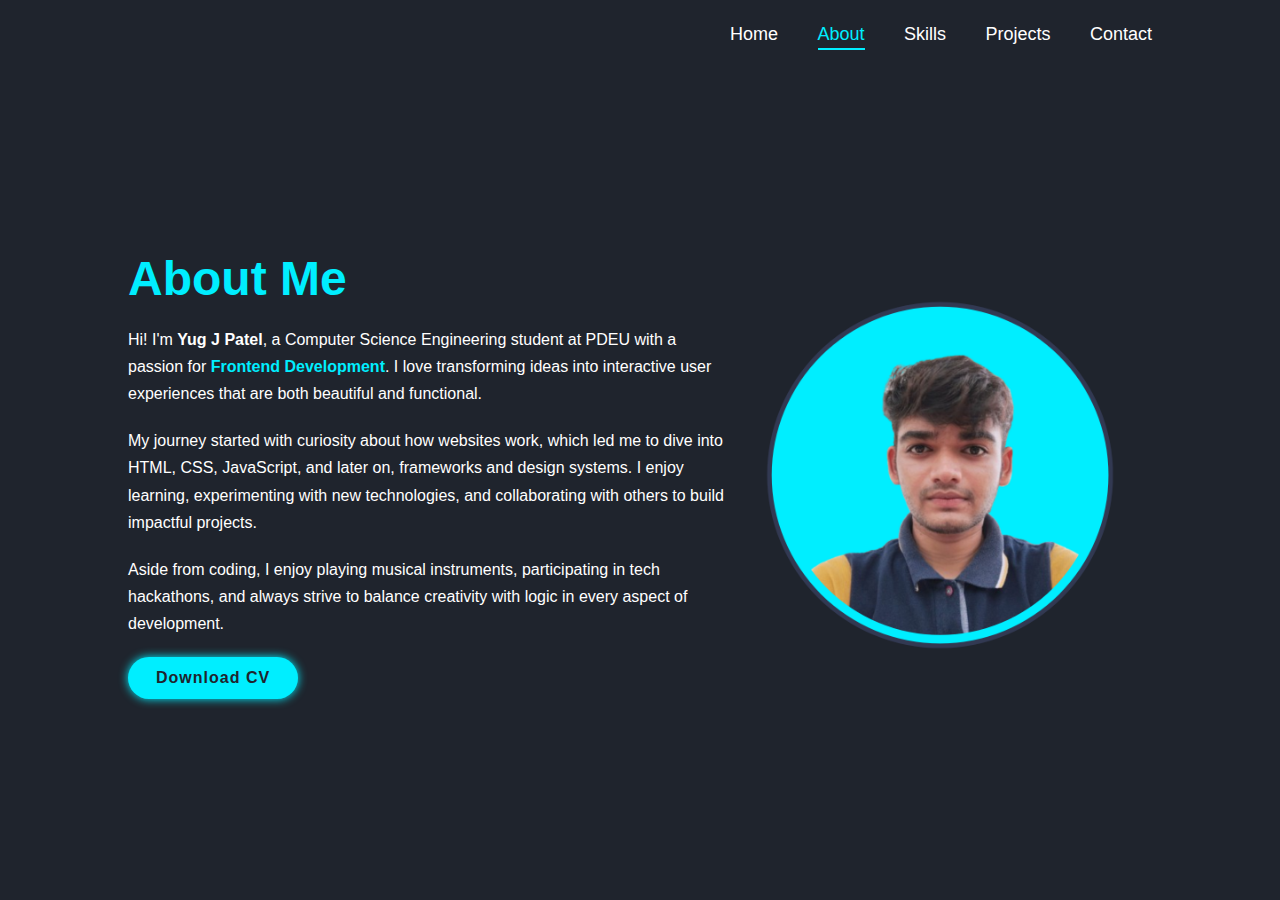
<file: about.html>
<!DOCTYPE html>
<html lang="en">
<head>
    <meta charset="UTF-8">
    <meta name="viewport" content="width=device-width, initial-scale=1.0">
    <title>About | Yug J Patel</title>
    <link rel="stylesheet" href="https://cdnjs.cloudflare.com/ajax/libs/font-awesome/6.7.2/css/all.min.css">
    <link rel="stylesheet" href="style.css">
</head>
<body>
    <header class="header">
        <a href="index.html" class="logo">Portfolio</a>
        <nav class="navbar">
            <a href="index.html" style="--i:1; ">Home</a>
            <a href="about.html" style="--i:2; " class="active">About</a>
            <a href="skills.html" style="--i:3; ">Skills</a>
            <a href="projects.html" style="--i:4; ">Projects</a>
            <a href="contact.html" style="--i:5; ">Contact</a>
        </nav>
    </header>

    <section class="about">
        <div class="about-content">
            <h1>About Me</h1>
            <p>Hi! I'm <strong>Yug J Patel</strong>, a Computer Science Engineering student at PDEU with a passion for <span class="highlight">Frontend Development</span>. I love transforming ideas into interactive user experiences that are both beautiful and functional.</p>
            <p>My journey started with curiosity about how websites work, which led me to dive into HTML, CSS, JavaScript, and later on, frameworks and design systems. I enjoy learning, experimenting with new technologies, and collaborating with others to build impactful projects.</p>
            <p>Aside from coding, I enjoy playing musical instruments, participating in tech hackathons, and always strive to balance creativity with logic in every aspect of development.</p>

            <a href="Resume.docx" class="btn">Download CV</a>
        </div>
        <div class="about-img">
            <img src="Yug_Pic.png" alt="Yug J Patel">
        </div>
    </section>

    <script src="script.js"></script>
</body>
</html>
</file>
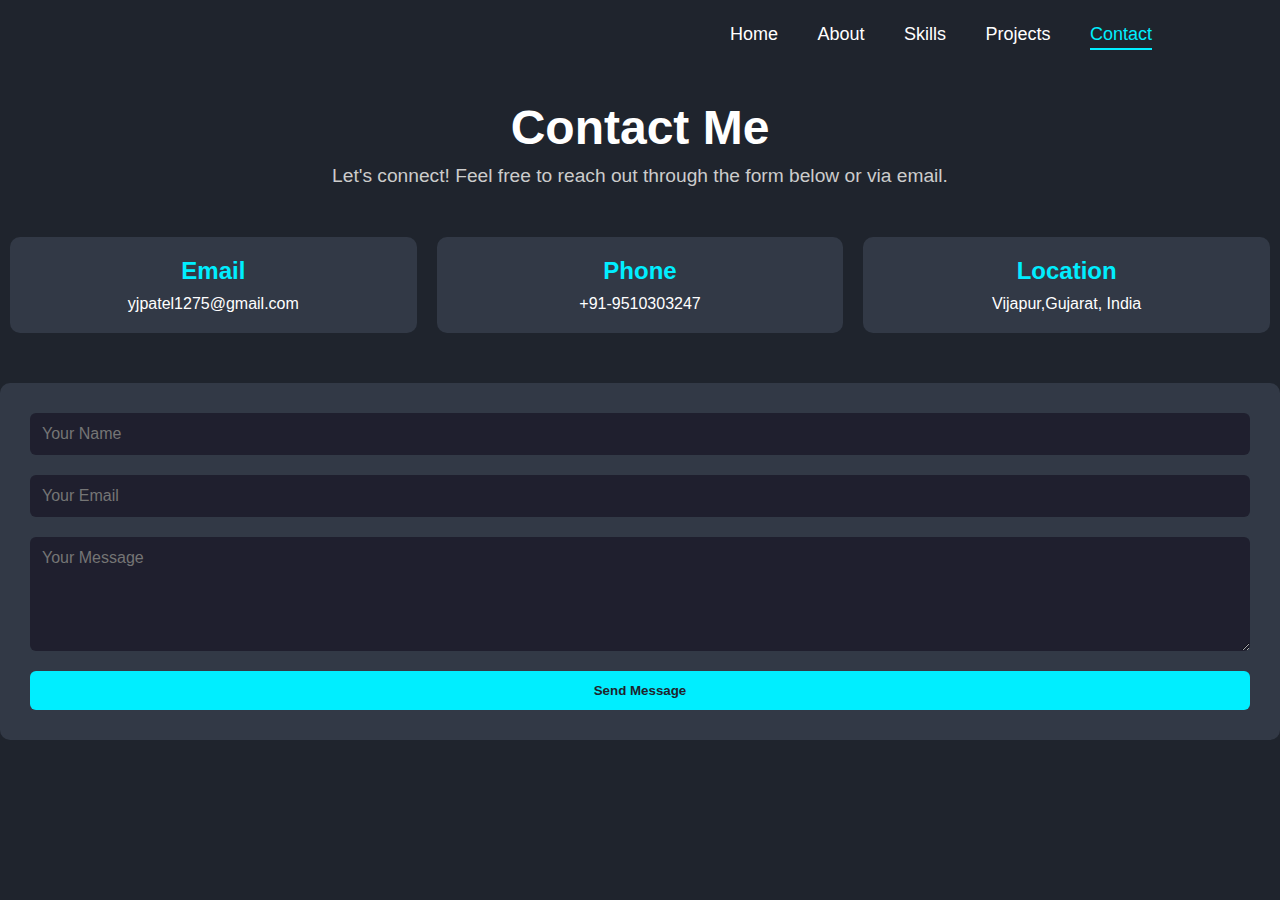
<file: contact.html>
<!DOCTYPE html>
<html lang="en">
<head>
    <meta charset="UTF-8">
    <meta name="viewport" content="width=device-width, initial-scale=1.0">
    <title>Contact Me</title>
    <link rel="stylesheet" href="style.css">
</head>
<body>
    <header class="header">
        <a href="index.html" class="logo">Portfolio</a>
        <nav class="navbar">
            <a href="index.html" style="--i:1;">Home</a>
            <a href="about.html" style="--i:2;">About</a>
            <a href="skills.html" style="--i:3;">Skills</a>
            <a href="projects.html" style="--i:4;">Projects</a>
            <a href="contact.html" style="--i:5;" class="active">Contact</a>
        </nav>
    </header>

    <!-- Main Title -->
    <section class="contact-header">
        <h1>Contact Me</h1>
        <p>Let's connect! Feel free to reach out through the form below or via email.</p>
    </section>

    <!-- Contact Info -->
    <section class="contact-info">
        <div class="info-box">
            <h2>Email</h2>
            <p>yjpatel1275@gmail.com</p>
        </div>
        <div class="info-box">
            <h2>Phone</h2>
            <p>+91-9510303247</p>
        </div>
        <div class="info-box">
            <h2>Location</h2>
            <p>Vijapur,Gujarat, India</p>
        </div>
    </section>

    <!-- Contact Form -->
    <section class="contact-form">
        <form action="#" method="POST">
            <input type="text" placeholder="Your Name" required>
            <input type="email" placeholder="Your Email" required>
            <textarea rows="5" placeholder="Your Message" required></textarea>
            <button type="submit">Send Message</button>
        </form>
    </section>
</body>
</html>
</file>
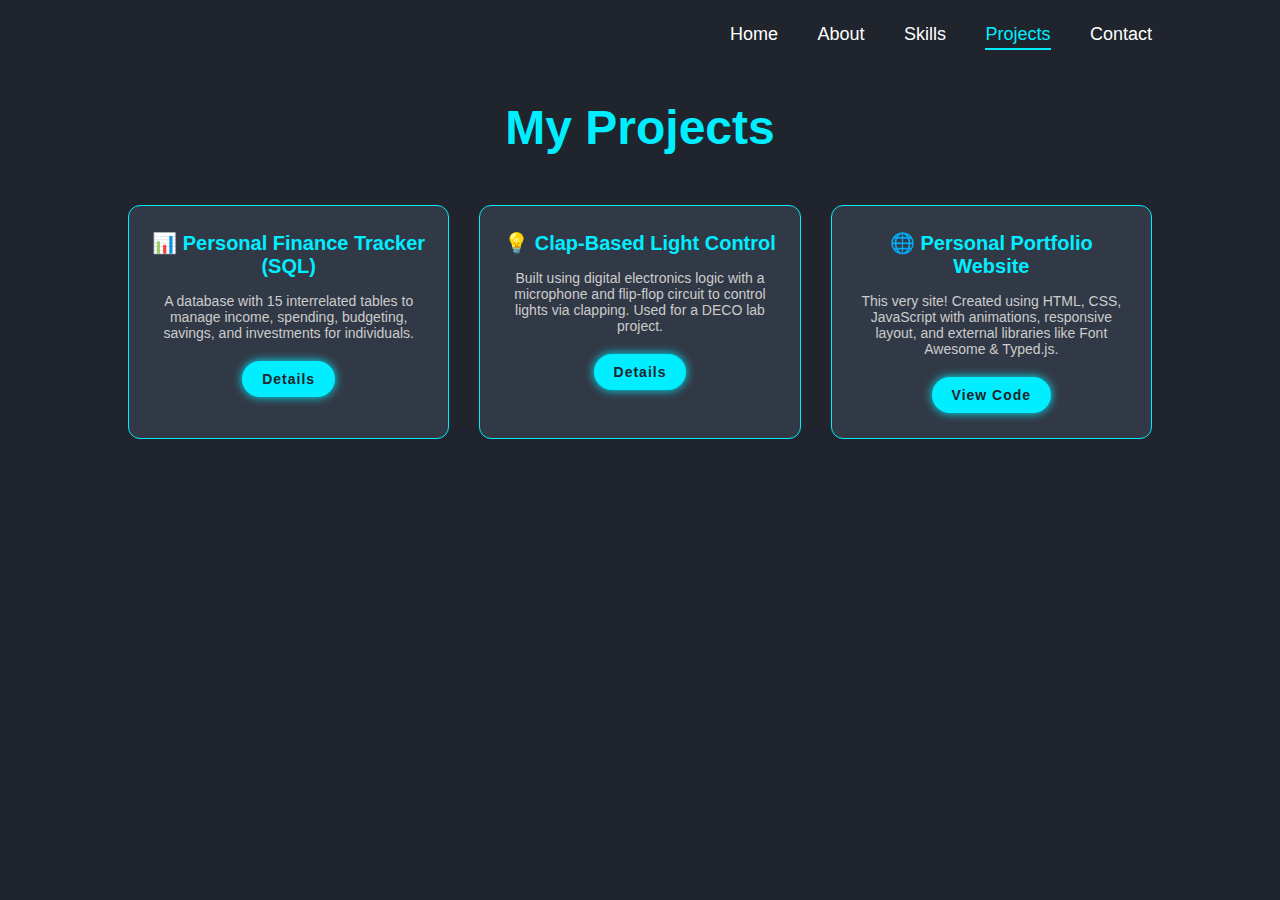
<file: projects.html>
<!DOCTYPE html>
<html lang="en">
<head>
    <meta charset="UTF-8">
    <meta name="viewport" content="width=device-width, initial-scale=1.0">
    <title>Projects | Yug J Patel</title>
    <link rel="stylesheet" href="https://cdnjs.cloudflare.com/ajax/libs/font-awesome/6.7.2/css/all.min.css">
    <link rel="stylesheet" href="style.css">
</head>
<body>
    <header class="header">
        <a href="index.html" class="logo">Portfolio</a>
        <nav class="navbar">
            <a href="index.html" style="--i:1;">Home</a>
            <a href="about.html" style="--i:2;">About</a>
            <a href="skills.html" style="--i:3;">Skills</a>
            <a href="projects.html" style="--i:4;" class="active">Projects</a>
            <a href="contact.html" style="--i:5;">Contact</a>
        </nav>
    </header>

    <section class="projects-section">
        <h1 class="section-title">My Projects</h1>
        <div class="projects-container">
            <div class="project-card">
                <h3>📊 Personal Finance Tracker (SQL)</h3>
                <p>A database with 15 interrelated tables to manage income, spending, budgeting, savings, and investments for individuals.</p>
                <a href="#" class="btn">Details</a>
            </div>

            <div class="project-card">
                <h3>💡 Clap-Based Light Control</h3>
                <p>Built using digital electronics logic with a microphone and flip-flop circuit to control lights via clapping. Used for a DECO lab project.</p>
                <a href="#" class="btn">Details</a>
            </div>

            <div class="project-card">
                <h3>🌐 Personal Portfolio Website</h3>
                <p>This very site! Created using HTML, CSS, JavaScript with animations, responsive layout, and external libraries like Font Awesome & Typed.js.</p>
                <a href="https://github.com/Yug1275/portfolio" target="_blank" class="btn">View Code</a>
            </div>

        </div>
    </section>

    <script src="script.js"></script>
</body>
</html>
</file>
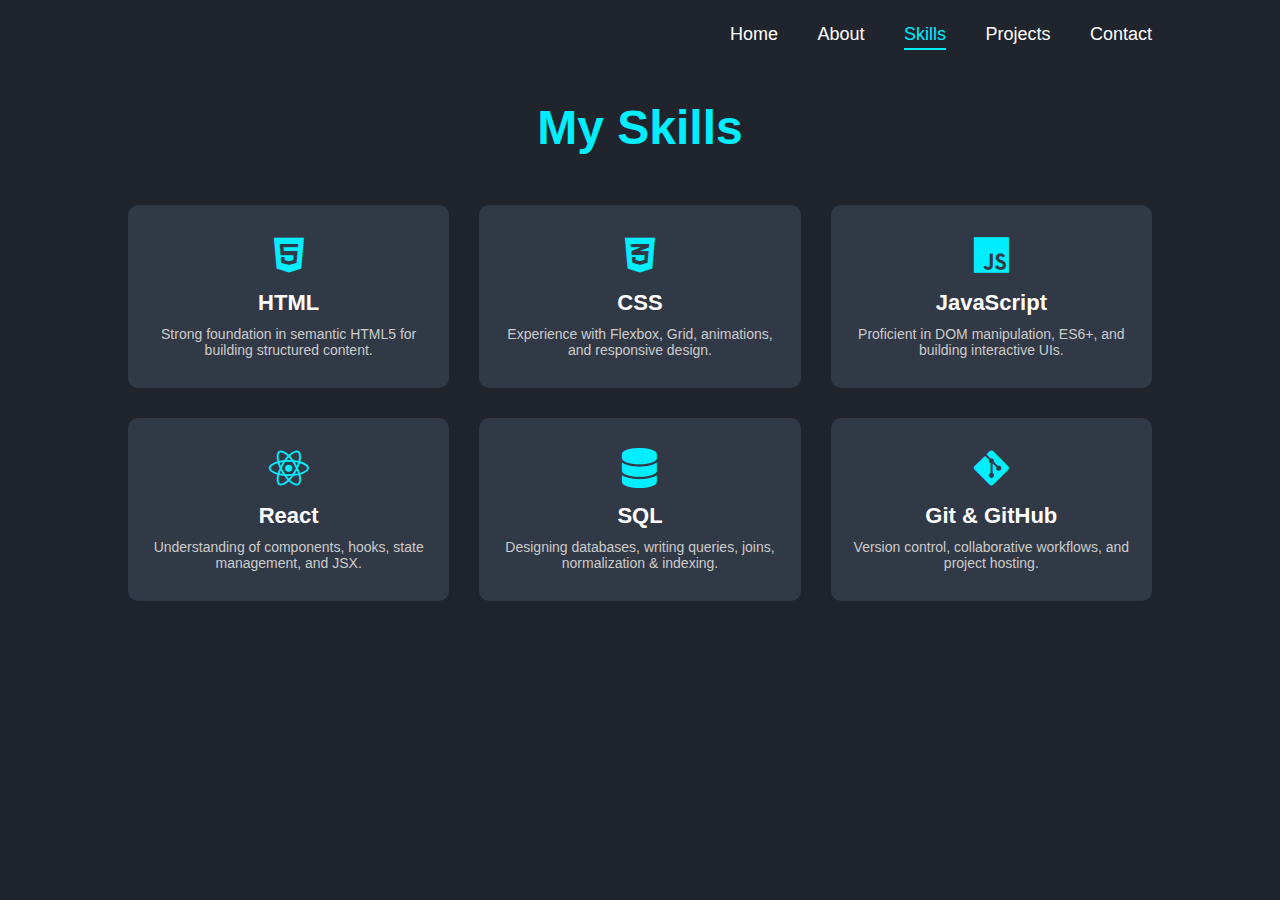
<file: skills.html>
<!DOCTYPE html>
<html lang="en">
<head>
    <meta charset="UTF-8">
    <meta name="viewport" content="width=device-width, initial-scale=1.0">
    <title>Skills | Yug J Patel</title>
    <link rel="stylesheet" href="https://cdnjs.cloudflare.com/ajax/libs/font-awesome/6.7.2/css/all.min.css">
    <link rel="stylesheet" href="style.css">
</head>
<body>
    <header class="header">
        <a href="index.html" class="logo">Portfolio</a>
        <nav class="navbar">
            <a href="index.html" style="--i:1;">Home</a>
            <a href="about.html" style="--i:2;">About</a>
            <a href="skills.html" style="--i:3;" class="active">Skills</a>
            <a href="projects.html" style="--i:4;">Projects</a>
            <a href="contact.html" style="--i:5;">Contact</a>
        </nav>
    </header>

    <section class="skills-section">
        <h1 class="section-title">My Skills</h1>
        <div class="skills-container">
            <div class="skill-card">
                <i class="fa-brands fa-html5"></i>
                <h3>HTML</h3>
                <p>Strong foundation in semantic HTML5 for building structured content.</p>
            </div>
            <div class="skill-card">
                <i class="fa-brands fa-css3-alt"></i>
                <h3>CSS</h3>
                <p>Experience with Flexbox, Grid, animations, and responsive design.</p>
            </div>
            <div class="skill-card">
                <i class="fa-brands fa-js"></i>
                <h3>JavaScript</h3>
                <p>Proficient in DOM manipulation, ES6+, and building interactive UIs.</p>
            </div>
            <div class="skill-card">
                <i class="fa-brands fa-react"></i>
                <h3>React</h3>
                <p>Understanding of components, hooks, state management, and JSX.</p>
            </div>
            <div class="skill-card">
                <i class="fa-solid fa-database"></i>
                <h3>SQL</h3>
                <p>Designing databases, writing queries, joins, normalization & indexing.</p>
            </div>
            <div class="skill-card">
                <i class="fa-brands fa-git-alt"></i>
                <h3>Git & GitHub</h3>
                <p>Version control, collaborative workflows, and project hosting.</p>
            </div>
        </div>
    </section>

    <script src="script.js"></script>
</body>
</html>
</file>
<file: style.css>
/* Global Reset */
* {
    margin: 0;
    padding: 0;
    box-sizing: border-box;
    font-family: 'Poppins', Sans-serif;
}

body {
    background: #1f242d;
    color: #fff;
}

/* Header */
.header {
    position: fixed;
    top: 0;
    left: 0;
    width: 100%;
    padding: 20px 10%;
    background-color: #1f242d;
    display: flex;
    justify-content: space-between;
    align-items: center;
    z-index: 100;
}

.logo {
    font-size: 25px;
    color: #fff;
    text-decoration: none;
    font-weight: 600;
    cursor: default;
    opacity: 0;
    animation: slideRight 1s ease forwards;
}

/* Navbar */
.navbar a {
    position: relative;
    display: inline-block;
    font-size: 18px;
    color: #fff;
    text-decoration: none;
    font-weight: 500;
    margin-left: 35px;
    transition: 0.3s;
    animation: slideTop 0.5s ease forwards;
    animation-delay: calc(0.15s * var(--i));
}

.navbar a:hover,
.navbar a.active {
    color: #0ef;
}

.navbar a::after {
    content: '';
    position: absolute;
    left: 0;
    bottom: -5px;
    width: 0;
    height: 2px;
    background-color: #0ef;
    transition: width 0.3s ease-in-out;
}

.navbar a:hover::after,
.navbar a.active::after {
    width: 100%;
}

/* Home Section */
.home {
    position: relative;
    width: 100%;
    min-height: 100vh;
    display: flex;
    flex-wrap: wrap;
    justify-content: space-between;
    align-items: center;
    padding: 100px 10% 50px;
}

.home-content {
    max-width: 600px;
}

.home-content h3 {
    font-size: 32px;
    font-weight: 700;
    opacity: 0;
    animation: slideBottom 1s ease forwards;
    animation-delay: 0.1s;
}

.home-content h3:nth-of-type(2) {
    margin-bottom: 30px;
    animation: slideTop 1s ease forwards;
}

.home-content h3 span {
    color: #0ef;
}

.home-content h1 {
    font-size: 56px;
    font-weight: 700;
    margin: -3px 0;
    opacity: 0;
    animation: slideRight 1s ease forwards;
}

.home-content p {
    font-size: 16px;
    opacity: 0;
    animation: slideLeft 1s ease forwards;
}

/* Image Container */
.home-img {
    flex: 1;
    display: flex;
    justify-content: center;
    align-items: center;
    padding: 20px;
    max-width: 100%;
    height: auto;
}

.home-img img {
    width: 100%;
    max-width: 600px; /* Increased from 450px */
    height: auto;
    object-fit: cover;
    border-radius: 10px;
}

/* Social Media Icons */
.social-media a {
    display: inline-flex;
    justify-content: center;
    align-items: center;
    width: 40px;
    height: 40px;
    background: transparent;
    border: 2px solid #0ef;
    border-radius: 50%;
    font-size: 20px;
    color: #0ef;
    text-decoration: none;
    margin: 30px 15px 30px 0;
    transition: 0.5s ease;
    opacity: 0;
    animation: slideLeft 1s ease forwards;
    animation-delay: calc(0.1s * var(--i));
}

.social-media a:hover {
    background: #0ef;
    color: #1f242d;
    box-shadow: 0 0 20px #0ef;
}

/* Button */
.btn {
    display: inline-block;
    padding: 12px 28px;
    background: #0ef;
    border-radius: 40px;
    box-shadow: 0 0 10px #0ef;
    font-size: 16px;
    color: #1f242d;
    letter-spacing: 1px;
    text-decoration: none;
    font-weight: 600;
}

/* Animations */
@keyframes slideRight {
    0% { transform: translateX(-100px); opacity: 0; }
    100% { transform: translateX(0); opacity: 1; }
}

@keyframes slideTop {
    0% { transform: translateY(100px); opacity: 0; }
    100% { transform: translateY(0); opacity: 1; }
}

@keyframes slideBottom {
    0% { transform: translateY(-100px); opacity: 0; }
    100% { transform: translateY(0); opacity: 1; }
}

@keyframes slideLeft {
    0% { transform: translateX(100px); opacity: 0; }
    100% { transform: translateX(0); opacity: 1; }
}

/* About Section */
.about {
    display: flex;
    flex-wrap: wrap;
    align-items: center;
    justify-content: space-between;
    min-height: 100vh;
    padding: 100px 10% 50px;
    background: #1f242d;
    color: #fff;
}

.about-content {
    max-width: 600px;
}

.about-content h1 {
    font-size: 48px;
    margin-bottom: 20px;
    color: #0ef;
    animation: slideRight 1s ease forwards;
}

.about-content p {
    font-size: 16px;
    line-height: 1.7;
    margin-bottom: 20px;
    animation: slideLeft 1s ease forwards;
}

.about-content .highlight {
    color: #0ef;
    font-weight: 600;
}

.about-img {
    flex: 1;
    display: flex;
    justify-content: center;
    align-items: center;
    padding: 20px;
}

.about-img img {
    width: 100%;
    max-width: 600px; /* Increased from 450px */
    height: auto;
    object-fit: cover;
    border-radius: 10px;
    animation: slideBottom 1s ease forwards;
}

/* Skills Section */
.skills-section {
    padding: 100px 10% 50px;
    background: #1f242d;
    color: #fff;
    text-align: center;
}

.section-title {
    font-size: 48px;
    margin-bottom: 50px;
    color: #0ef;
    animation: slideTop 1s ease forwards;
}

.skills-container {
    display: grid;
    grid-template-columns: repeat(auto-fit, minmax(250px, 1fr));
    gap: 30px;
}

.skill-card {
    background: #323946;
    padding: 30px 20px;
    border-radius: 10px;
    transition: transform 0.3s ease, box-shadow 0.3s ease;
    animation: slideBottom 1s ease forwards;
}

.skill-card i {
    font-size: 40px;
    color: #0ef;
    margin-bottom: 15px;
}

.skill-card h3 {
    font-size: 22px;
    margin-bottom: 10px;
}

.skill-card p {
    font-size: 14px;
    color: #ccc;
}

.skill-card:hover {
    transform: translateY(-10px);
    box-shadow: 0 0 20px #0ef;
}

/* Projects */
.projects-section {
    padding: 100px 10% 50px;
    background: #1f242d;
    color: #fff;
    text-align: center;
}

.projects-container {
    display: grid;
    grid-template-columns: repeat(auto-fit, minmax(280px, 1fr));
    gap: 30px;
    margin-top: 30px;
}

.project-card {
    background: #323946;
    padding: 25px 20px;
    border-radius: 12px;
    border: 1px solid #0ef;
    animation: slideBottom 1s ease forwards;
}

.project-card h3 {
    font-size: 20px;
    margin-bottom: 15px;
    color: #0ef;
}

.project-card p {
    font-size: 14px;
    color: #ccc;
    margin-bottom: 20px;
}

.project-card .btn {
    padding: 10px 20px;
    font-size: 14px;
}

.project-card:hover {
    transform: translateY(-10px);
    box-shadow: 0 0 20px #0ef;
}

/* Contact */
.contact-header {
    text-align: center;
    padding: 100px 20px 40px;
    background-color: #1f242d;
    color: white;
}

.contact-header h1 {
    font-size: 3rem;
    margin-bottom: 10px;
}

.contact-header p {
    font-size: 1.2rem;
    color: #ccc;
}

.contact-info {
    display: flex;
    justify-content: space-between;
    flex-wrap: wrap;
    margin-bottom: 40px;
}

.info-box {
    flex: 1 1 30%;
    background: #323946;
    padding: 20px;
    margin: 10px;
    border-radius: 10px;
    text-align: center;
}

.info-box h2 {
    color: #0ef;
    margin-bottom: 10px;
}

.contact-form {
    background: #323946;
    padding: 30px;
    border-radius: 10px;
}

.contact-form form {
    display: flex;
    flex-direction: column;
}

.contact-form input,
.contact-form textarea {
    margin-bottom: 20px;
    padding: 12px;
    font-size: 1rem;
    border: none;
    border-radius: 6px;
    background: #1f1f2e;
    color: white;
}

.contact-form input:focus,
.contact-form textarea:focus {
    outline: 2px solid #0ef;
}

.contact-form button {
    padding: 12px;
    background-color: #0ef;
    color: #1f242d;
    font-weight: bold;
    border: none;
    border-radius: 6px;
    cursor: pointer;
    transition: 0.3s;
}

.contact-form button:hover {
    background-color: #00d9e0;
}

/* Responsive */
@media (max-width: 992px) {
    .home {
        flex-direction: column-reverse;
        text-align: center;
    }

    .home-img img,
    .about-img img {
        max-width: 400px;
        margin: 20px 0;
    }
}

@media (max-width: 768px) {
    .header {
        flex-direction: column;
        padding: 15px 5%;
    }

    .navbar {
        flex-wrap: wrap;
        justify-content: center;
        gap: 10px;
        margin-top: 10px;
    }

    .navbar a {
        margin-left: 0;
        font-size: 16px;
    }

    .home-content h1 {
        font-size: 32px;
    }

    .home-content h3 {
        font-size: 20px;
    }

    .btn {
        padding: 10px 20px;
        font-size: 14px;
    }

    .home-img img,
    .about-img img {
        max-width: 300px;
    }
}
</file>
